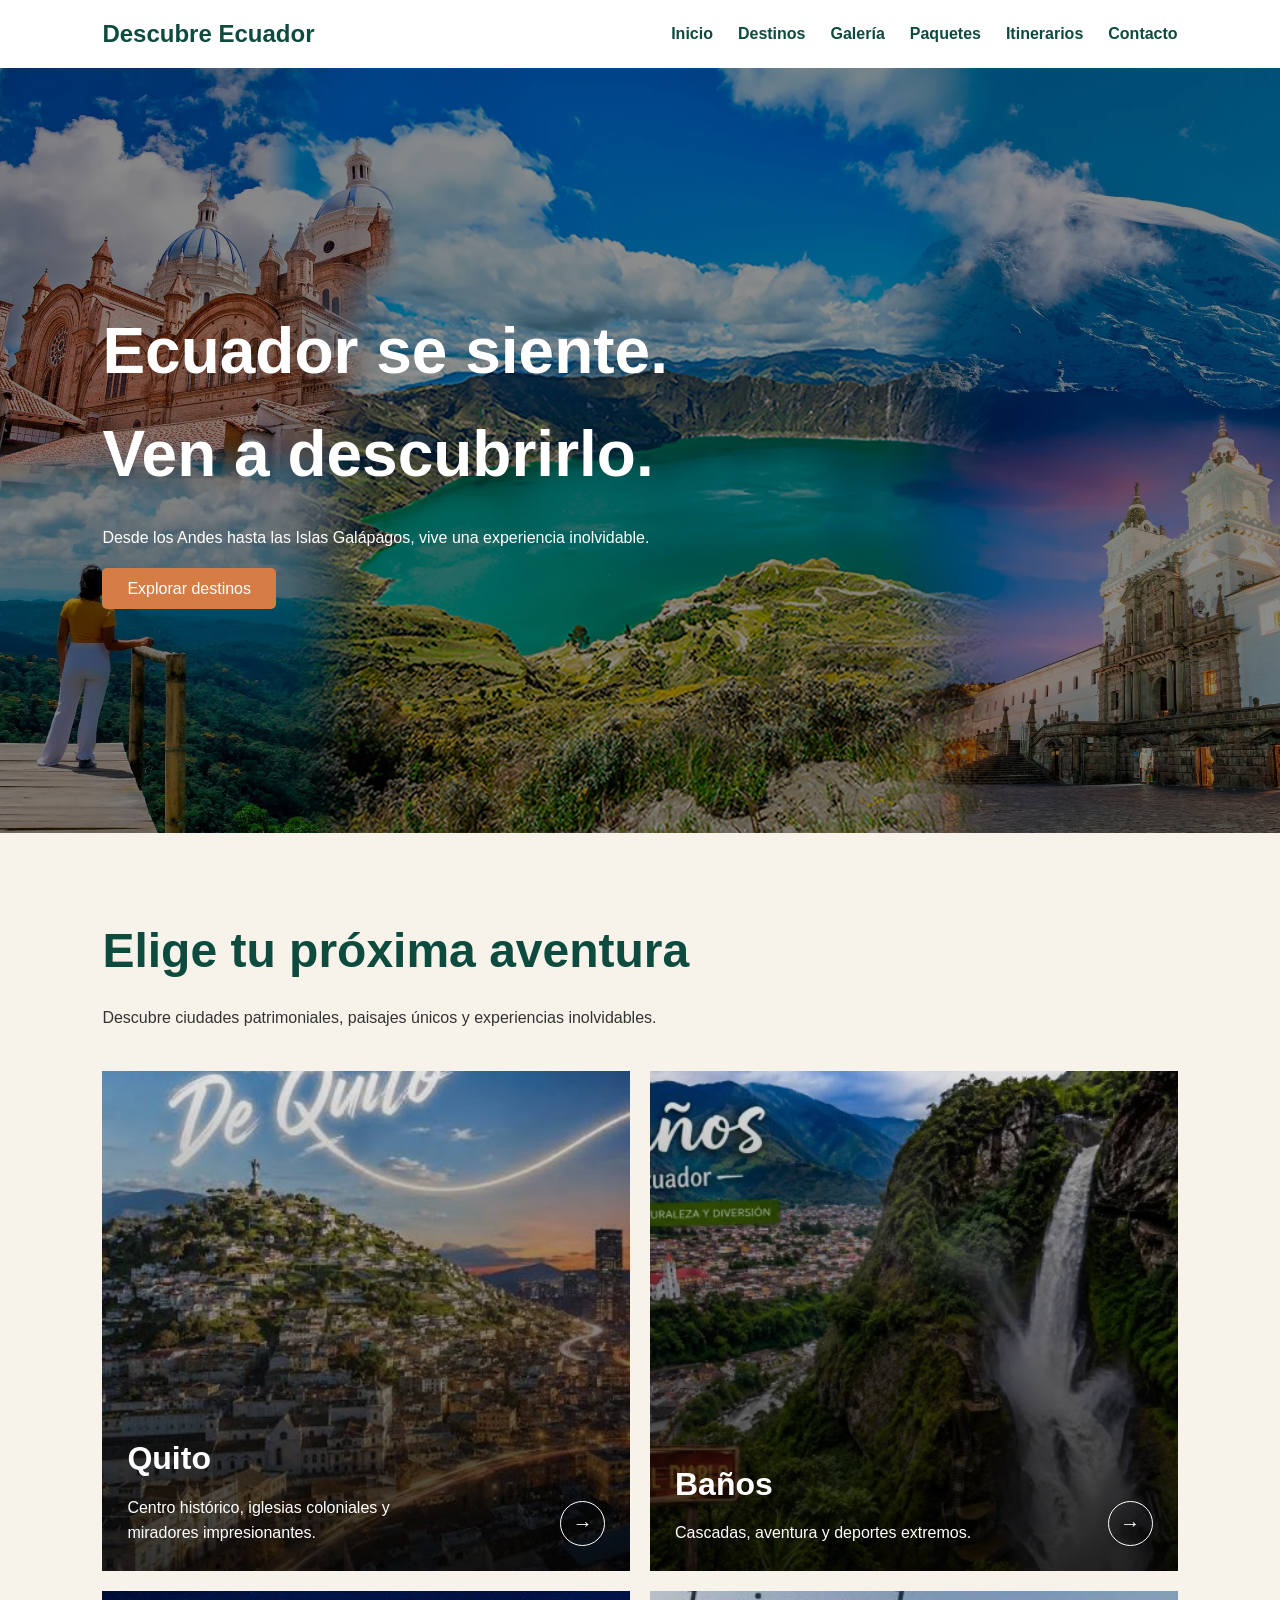
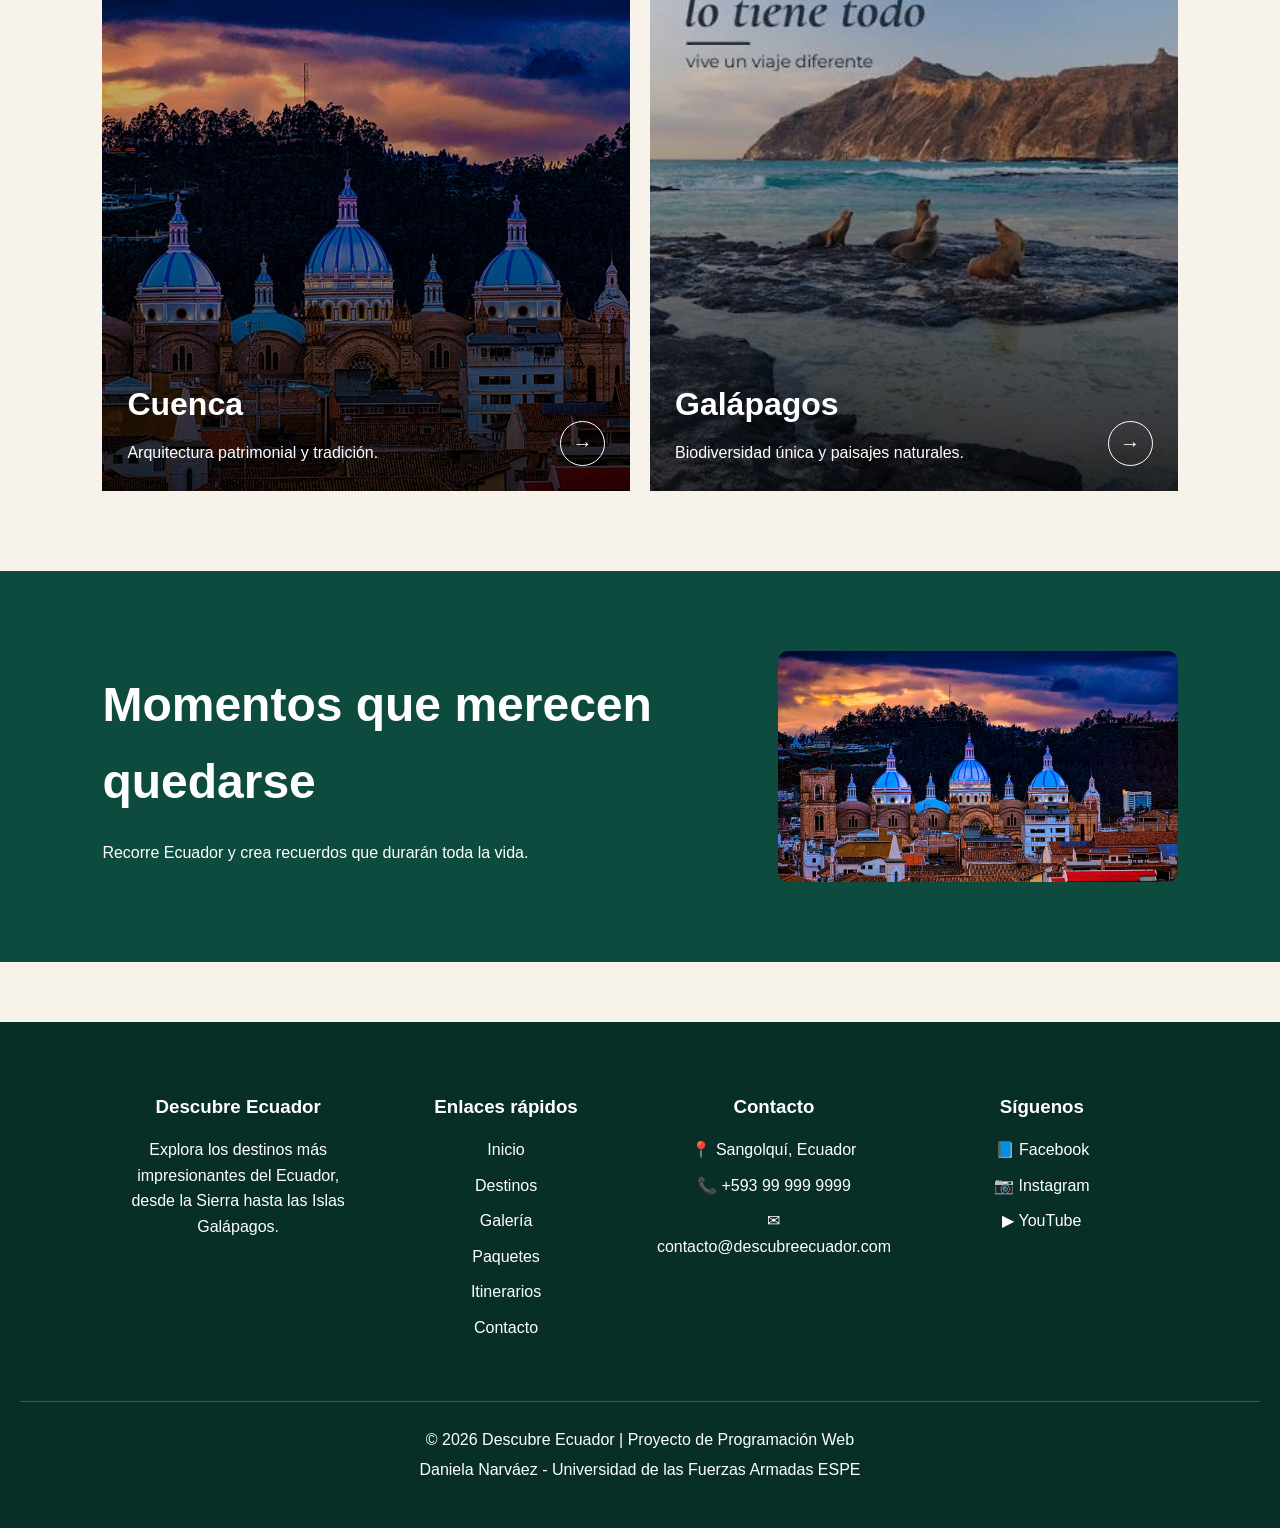
<file: index.html>
<!DOCTYPE html>
<html lang="es">

<head>
    <meta charset="UTF-8">
    <meta name="viewport" content="width=device-width, initial-scale=1.0">
    <title>Descubre Ecuador</title>

    <link rel="stylesheet" href="estilos.css">
</head>

<body>

    <header>
        <div class="logo">
            <h2>Descubre Ecuador</h2>
        </div>

        <nav>
            <ul>
                <li><a href="index.html">Inicio</a></li>
                <li><a href="destinos.html">Destinos</a></li>
                <li><a href="galeria.html">Galería</a></li>
                <li><a href="paquetes.html">Paquetes</a></li>
                <li><a href="itinerarios.html">Itinerarios</a></li>
                <li><a href="contacto.html">Contacto</a></li>
            </ul>
        </nav>
    </header>

    <main>

        <section class="hero">
            <div class="hero-texto">
                <h1>Ecuador se siente.<br>Ven a descubrirlo.</h1>

                <p>
                    Desde los Andes hasta las Islas Galápagos,
                    vive una experiencia inolvidable.
                </p>

                <a href="destinos.html" class="btn">
                    Explorar destinos
                </a>
            </div>
        </section>

        <section class="aventuras">

            <div class="titulo-seccion">
                <h2>Elige tu próxima aventura</h2>
                <p>
                    Descubre ciudades patrimoniales, paisajes únicos
                    y experiencias inolvidables.
                </p>
            </div>

            <div class="grid-destinos">

                <article class="destino-card">
                    <img src="img/quito.jpeg" alt="Quito">

                    <div class="overlay">
                        <div>
                            <h3>Quito</h3>
                            <p>
                                Centro histórico, iglesias coloniales
                                y miradores impresionantes.
                            </p>
                        </div>

                        <a href="itinerarios.html#quito" class="btn-circulo">
                            →
                        </a>
                    </div>
                </article>

                <article class="destino-card">
                    <img src="img/banos.jpg" alt="Baños">

                    <div class="overlay">
                        <div>
                            <h3>Baños</h3>
                            <p>
                                Cascadas, aventura y deportes extremos.
                            </p>
                        </div>

                        <a href="itinerarios.html#banos" class="btn-circulo">
                            →
                        </a>
                    </div>
                </article>

                <article class="destino-card">
                    <img src="img/cuenca.jpg" alt="Cuenca">

                    <div class="overlay">
                        <div>
                            <h3>Cuenca</h3>
                            <p>
                                Arquitectura patrimonial y tradición.
                            </p>
                        </div>

                        <a href="itinerarios.html#cuenca" class="btn-circulo">
                            →
                        </a>
                    </div>
                </article>

                <article class="destino-card">
                    <img src="img/galapagos.jpeg" alt="Galápagos">

                    <div class="overlay">
                        <div>
                            <h3>Galápagos</h3>
                            <p>
                                Biodiversidad única y paisajes naturales.
                            </p>
                        </div>

                        <a href="itinerarios.html#galapagos" class="btn-circulo">
                            →
                        </a>
                    </div>
                </article>

            </div>

        </section>

        <section class="promocion">

            <div class="texto-promocion">
                <h2>Momentos que merecen quedarse</h2>

                <p>
                    Recorre Ecuador y crea recuerdos que
                    durarán toda la vida.
                </p>
            </div>

            <img src="img/cuenca.jpg" alt="Cuenca">

        </section>

    </main>

    <footer class="footer">

        <div class="footer-contenido">

            <div class="footer-seccion">
                <h3>Descubre Ecuador</h3>
                <p>
                    Explora los destinos más impresionantes del Ecuador,
                    desde la Sierra hasta las Islas Galápagos.
                </p>
            </div>

            <div class="footer-seccion">
                <h3>Enlaces rápidos</h3>

                <ul>
                    <li><a href="index.html">Inicio</a></li>
                    <li><a href="destinos.html">Destinos</a></li>
                    <li><a href="galeria.html">Galería</a></li>
                    <li><a href="paquetes.html">Paquetes</a></li>
                    <li><a href="itinerarios.html">Itinerarios</a></li>
                    <li><a href="contacto.html">Contacto</a></li>
                </ul>
            </div>

            <div class="footer-seccion">
                <h3>Contacto</h3>

                <p>📍 Sangolquí, Ecuador</p>
                <p>📞 +593 99 999 9999</p>
                <p>✉ contacto@descubreecuador.com</p>
            </div>

            <div class="footer-seccion">
                <h3>Síguenos</h3>

                <p>
                    📘
                    <a href="https://www.facebook.com"
                    target="_blank">
                    Facebook
                    </a>
                </p>

                <p>
                    📷
                    <a href="https://www.instagram.com"
                    target="_blank">
                    Instagram
                    </a>
                </p>

                <p>
                    ▶
                    <a href="https://www.youtube.com"
                    target="_blank">
                    YouTube
                    </a>
                </p>
            </div>

        </div>

        <div class="footer-bottom">
            <p>
                © 2026 Descubre Ecuador | Proyecto de Programación Web
            </p>

            <p>
                Daniela Narváez - Universidad de las Fuerzas Armadas ESPE
            </p>
        </div>

    </footer>

</body>

</html>
</file>
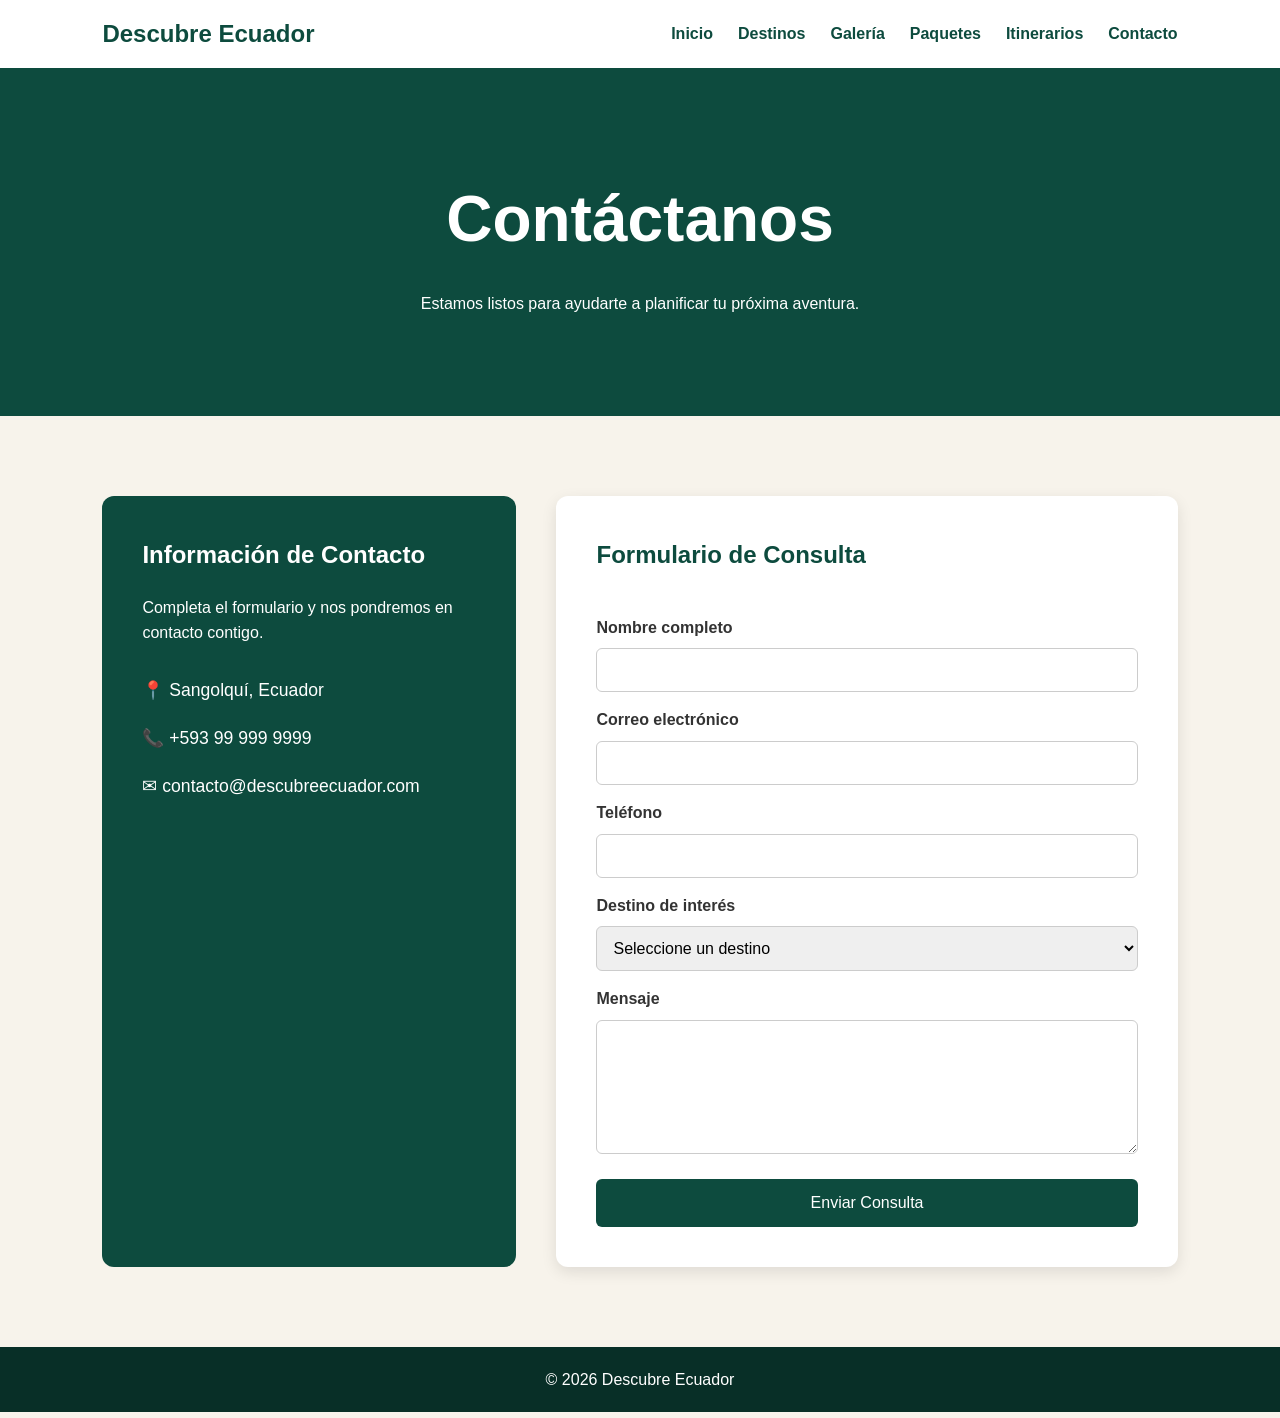
<file: contacto.html>
<!DOCTYPE html>
<html lang="es">

<head>
    <meta charset="UTF-8">
    <meta name="viewport" content="width=device-width, initial-scale=1.0">
    <title>Contacto | Descubre Ecuador</title>

    <link rel="stylesheet" href="estilos.css">
</head>

<body>

<header>

    <div class="logo">
        <h2>Descubre Ecuador</h2>
    </div>

    <nav>
        <ul>
            <li><a href="index.html">Inicio</a></li>
            <li><a href="destinos.html">Destinos</a></li>
            <li><a href="galeria.html">Galería</a></li>
            <li><a href="paquetes.html">Paquetes</a></li>
            <li><a href="itinerarios.html">Itinerarios</a></li>
            <li><a href="contacto.html">Contacto</a></li>
        </ul>
    </nav>

</header>

<main>

    <section class="banner-pagina">
        <h1>Contáctanos</h1>
        <p>Estamos listos para ayudarte a planificar tu próxima aventura.</p>
    </section>

    <section class="contacto-container">

        <div class="info-contacto">

            <h2>Información de Contacto</h2>

            <p>
                Completa el formulario y nos pondremos en contacto contigo.
            </p>

            <div class="dato">
                📍 Sangolquí, Ecuador
            </div>

            <div class="dato">
                📞 +593 99 999 9999
            </div>

            <div class="dato">
                ✉ contacto@descubreecuador.com
            </div>

        </div>

        <form class="formulario">

            <h2>Formulario de Consulta</h2>

            <label for="nombre">Nombre completo</label>
            <input
                type="text"
                id="nombre"
                name="nombre"
                required
                minlength="3">

            <label for="correo">Correo electrónico</label>
            <input
                type="email"
                id="correo"
                name="correo"
                required>

            <label for="telefono">Teléfono</label>
            <input
                type="tel"
                id="telefono"
                name="telefono"
                required>

            <label for="destino">Destino de interés</label>

            <select
                id="destino"
                name="destino"
                required>

                <option value="">
                    Seleccione un destino
                </option>

                <option>Quito</option>
                <option>Baños</option>
                <option>Cuenca</option>
                <option>Galápagos</option>
                <option>Quito & Cuenca</option>
                <option>Ecuador Esencial</option>
                <option>Galápagos Vivo</option>

            </select>

            <label for="mensaje">Mensaje</label>

            <textarea
                id="mensaje"
                name="mensaje"
                rows="6"
                required>
            </textarea>

            <button type="submit">
                Enviar Consulta
            </button>

        </form>

    </section>

</main>

<footer>
    <p>© 2026 Descubre Ecuador</p>
</footer>

</body>
</html>
</file>
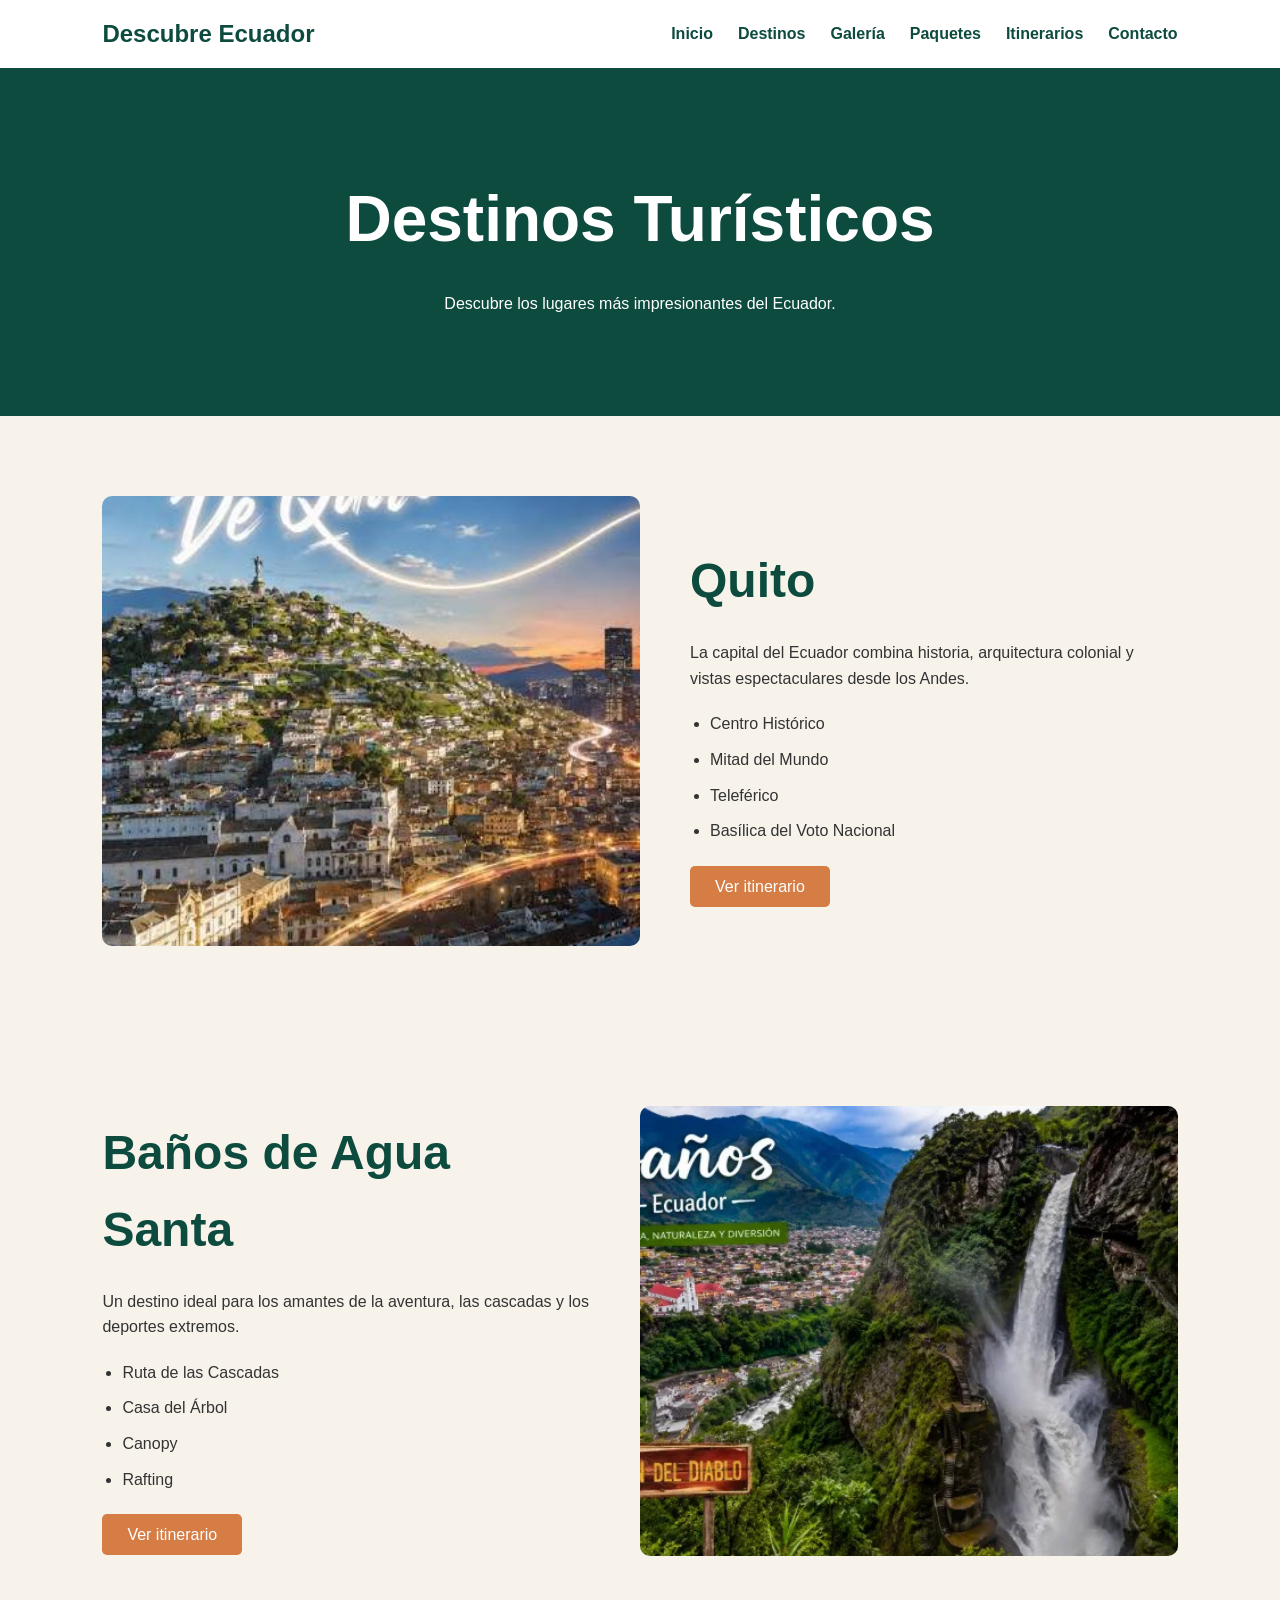
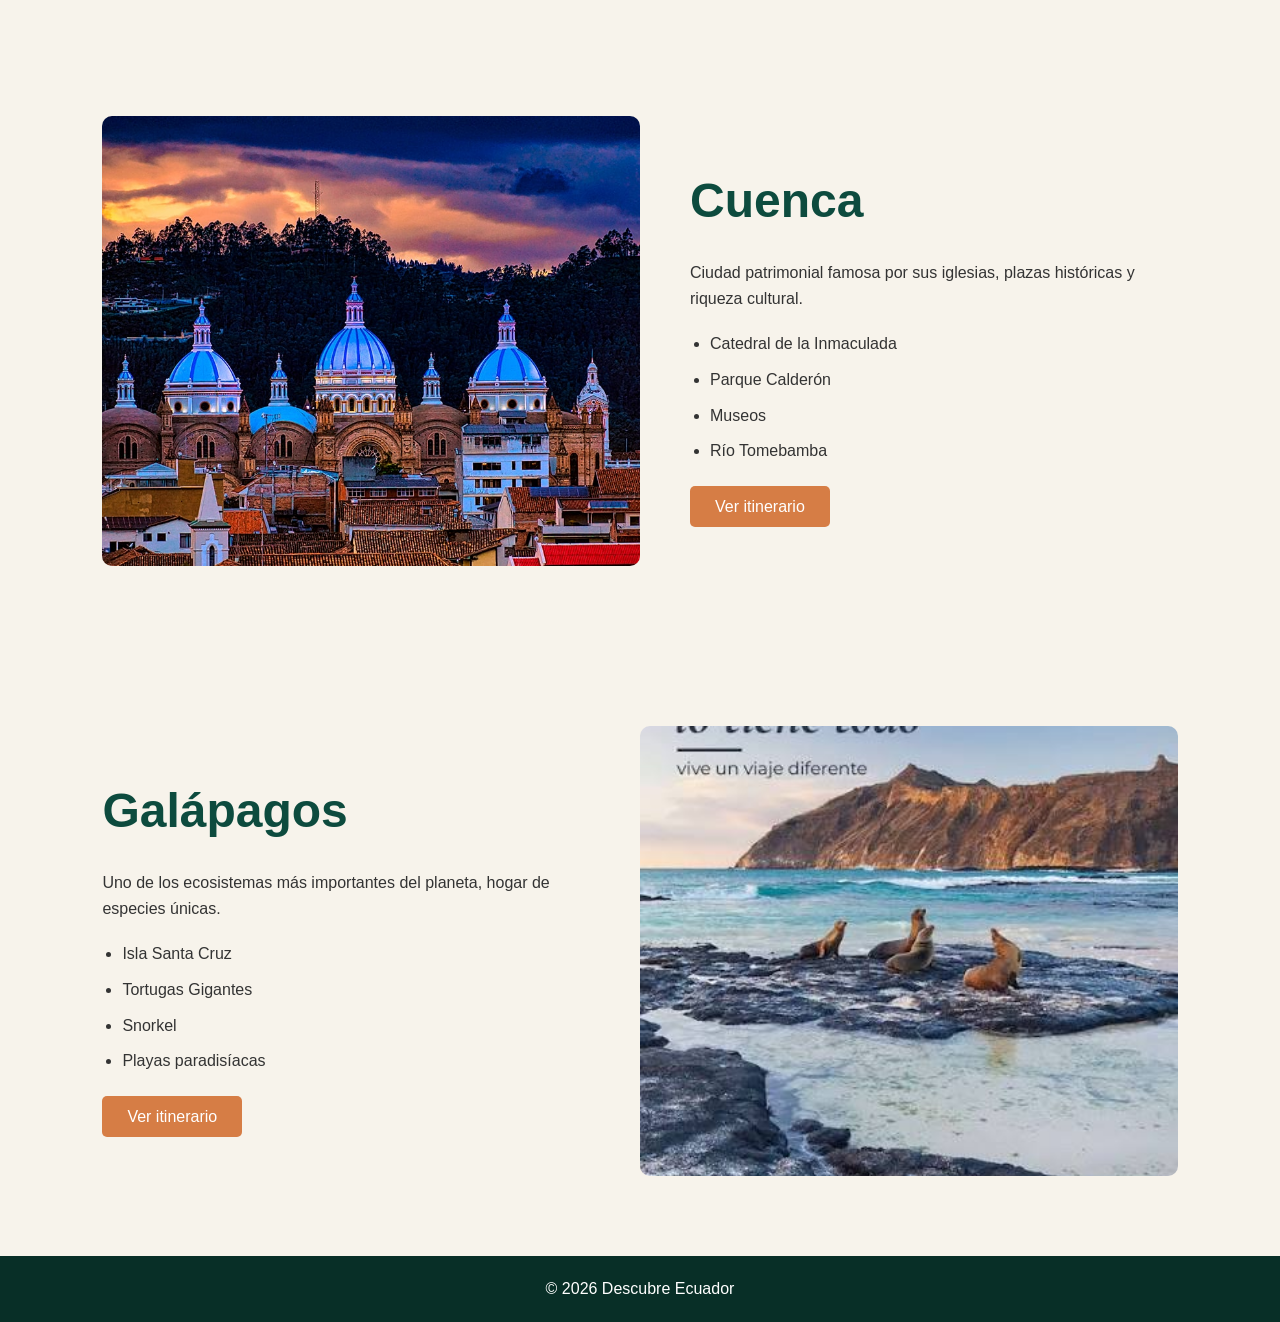
<file: destinos.html>
<!DOCTYPE html>
<html lang="es">

<head>
    <meta charset="UTF-8">
    <meta name="viewport" content="width=device-width, initial-scale=1.0">
    <title>Destinos | Descubre Ecuador</title>

    <link rel="stylesheet" href="estilos.css">
</head>

<body>

    <header>
        <div class="logo">
            <h2>Descubre Ecuador</h2>
        </div>

        <nav>
            <ul>
                <li><a href="index.html">Inicio</a></li>
                <li><a href="destinos.html">Destinos</a></li>
                <li><a href="galeria.html">Galería</a></li>
                <li><a href="paquetes.html">Paquetes</a></li>
                <li><a href="itinerarios.html">Itinerarios</a></li>
                <li><a href="contacto.html">Contacto</a></li>
            </ul>
        </nav>
    </header>

    <main>

        <section class="banner-pagina">
            <h1>Destinos Turísticos</h1>
            <p>
                Descubre los lugares más impresionantes del Ecuador.
            </p>
        </section>

        <!-- QUITO -->

        <section class="destino-detalle">

            <img src="img/quito.jpeg" alt="Quito">

            <article class="info-destino">

                <h2>Quito</h2>

                <p>
                    La capital del Ecuador combina historia,
                    arquitectura colonial y vistas espectaculares
                    desde los Andes.
                </p>

                <ul>
                    <li>Centro Histórico</li>
                    <li>Mitad del Mundo</li>
                    <li>Teleférico</li>
                    <li>Basílica del Voto Nacional</li>
                </ul>

                <a href="itinerarios.html#quito" class="btn">
                    Ver itinerario
                </a>

            </article>

        </section>

        <!-- BAÑOS -->

        <section class="destino-detalle reversa">

            <img src="img/banos.jpg" alt="Baños">

            <article class="info-destino">

                <h2>Baños de Agua Santa</h2>

                <p>
                    Un destino ideal para los amantes de la aventura,
                    las cascadas y los deportes extremos.
                </p>

                <ul>
                    <li>Ruta de las Cascadas</li>
                    <li>Casa del Árbol</li>
                    <li>Canopy</li>
                    <li>Rafting</li>
                </ul>

                <a href="itinerarios.html#banos" class="btn">
                    Ver itinerario
                </a>

            </article>

        </section>

        <!-- CUENCA -->

        <section class="destino-detalle">

            <img src="img/cuenca.jpg" alt="Cuenca">

            <article class="info-destino">

                <h2>Cuenca</h2>

                <p>
                    Ciudad patrimonial famosa por sus iglesias,
                    plazas históricas y riqueza cultural.
                </p>

                <ul>
                    <li>Catedral de la Inmaculada</li>
                    <li>Parque Calderón</li>
                    <li>Museos</li>
                    <li>Río Tomebamba</li>
                </ul>

                <a href="itinerarios.html#cuenca" class="btn">
                    Ver itinerario
                </a>

            </article>

        </section>

        <!-- GALAPAGOS -->

        <section class="destino-detalle reversa">

            <img src="img/galapagos.jpeg" alt="Galápagos">

            <article class="info-destino">

                <h2>Galápagos</h2>

                <p>
                    Uno de los ecosistemas más importantes del planeta,
                    hogar de especies únicas.
                </p>

                <ul>
                    <li>Isla Santa Cruz</li>
                    <li>Tortugas Gigantes</li>
                    <li>Snorkel</li>
                    <li>Playas paradisíacas</li>
                </ul>

                <a href="itinerarios.html#galapagos" class="btn">
                    Ver itinerario
                </a>

            </article>

        </section>

    </main>

    <footer>
        <p>© 2026 Descubre Ecuador</p>
    </footer>

</body>

</html>
</file>
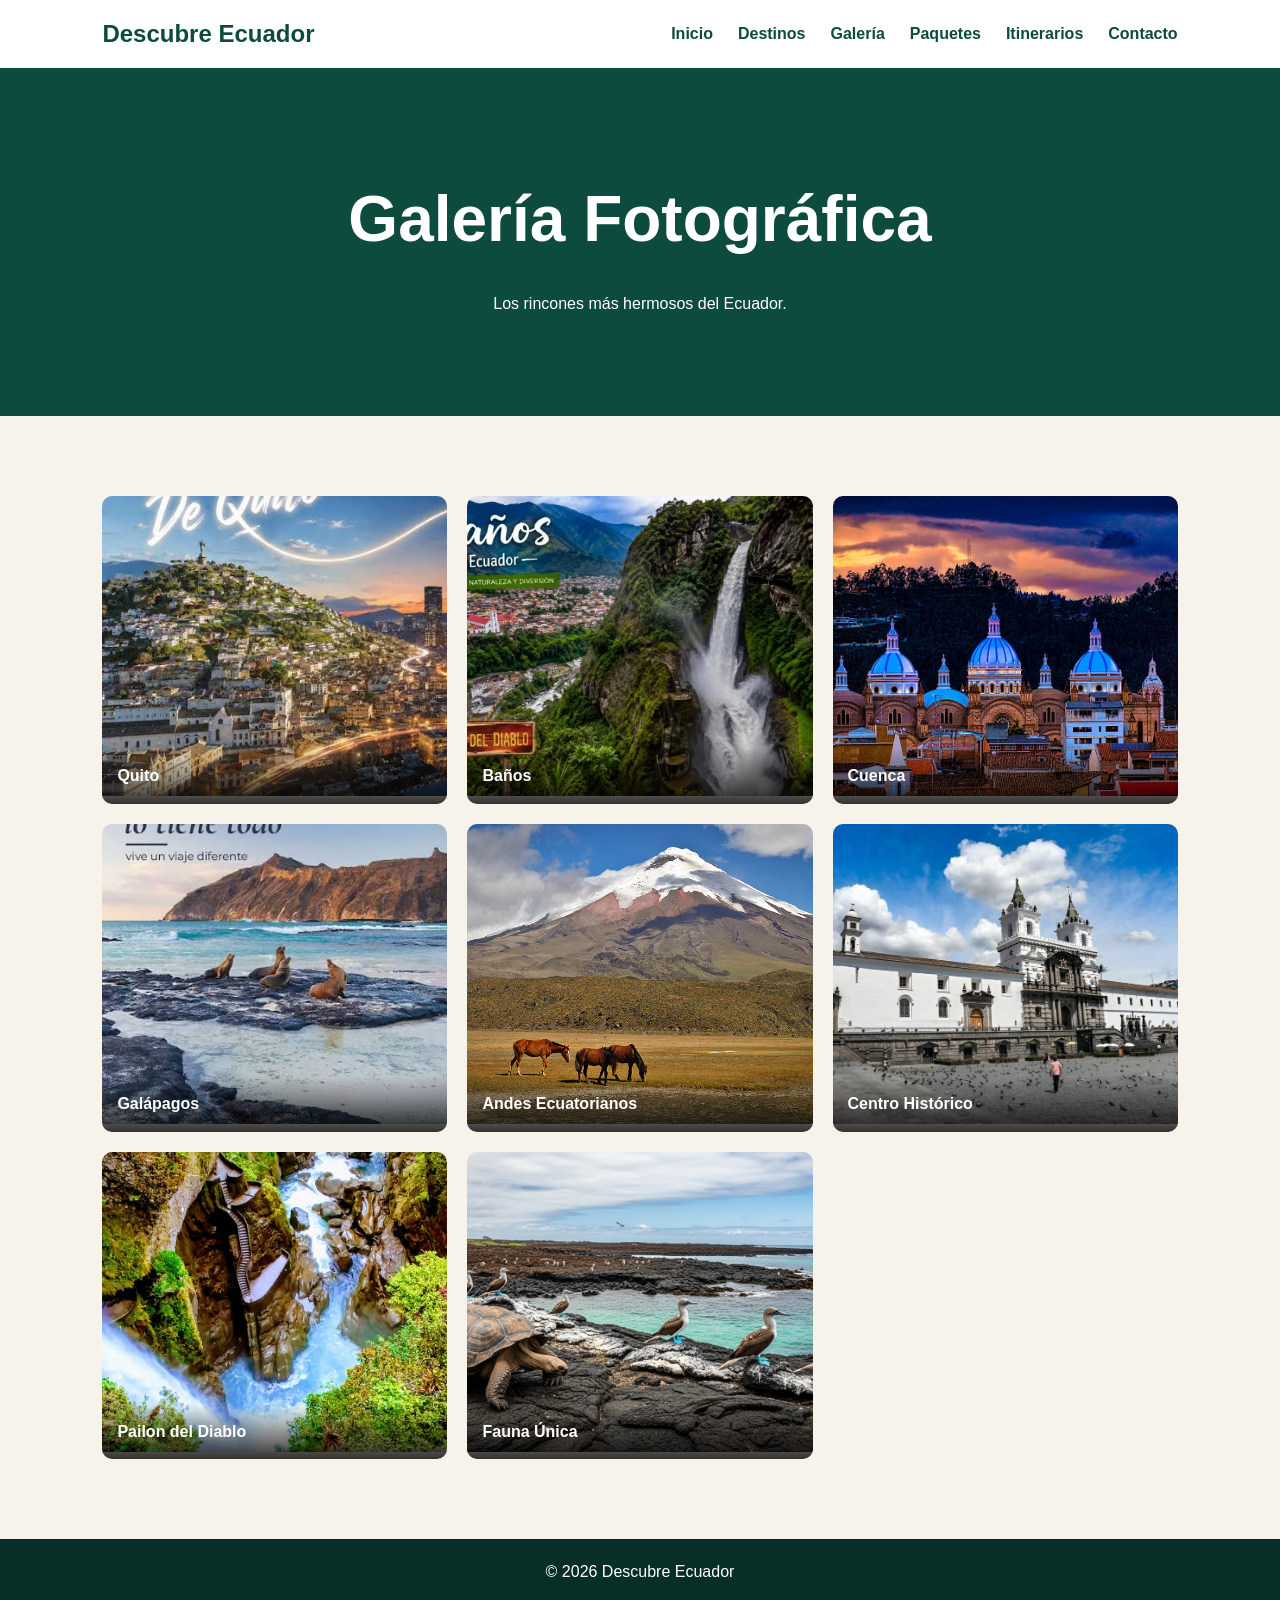
<file: galeria.html>
<!DOCTYPE html>
<html lang="es">

<head>
    <meta charset="UTF-8">
    <meta name="viewport" content="width=device-width, initial-scale=1.0">
    <title>Galería | Descubre Ecuador</title>

    <link rel="stylesheet" href="estilos.css">
</head>

<body>

<header>

    <div class="logo">
        <h2>Descubre Ecuador</h2>
    </div>

    <nav>
        <ul>
            <li><a href="index.html">Inicio</a></li>
            <li><a href="destinos.html">Destinos</a></li>
            <li><a href="galeria.html">Galería</a></li>
            <li><a href="paquetes.html">Paquetes</a></li>
            <li><a href="itinerarios.html">Itinerarios</a></li>
            <li><a href="contacto.html">Contacto</a></li>
        </ul>
    </nav>

</header>

<main>

    <section class="banner-pagina">
        <h1>Galería Fotográfica</h1>
        <p>Los rincones más hermosos del Ecuador.</p>
    </section>

    <section class="galeria-container">

        <figure class="foto">
            <img src="img/quito.jpeg" alt="Quito">
            <figcaption>Quito</figcaption>
        </figure>

        <figure class="foto">
            <img src="img/banos.jpg" alt="Baños">
            <figcaption>Baños</figcaption>
        </figure>

        <figure class="foto">
            <img src="img/cuenca.jpg" alt="Cuenca">
            <figcaption>Cuenca</figcaption>
        </figure>

        <figure class="foto">
            <img src="img/galapagos.jpeg" alt="Galápagos">
            <figcaption>Galápagos</figcaption>
        </figure>

        <figure class="foto">
            <img src="img/cotopaxi.jpg" alt="Laguna">
            <figcaption>Andes Ecuatorianos</figcaption>
        </figure>

        <figure class="foto">
            <img src="img/centro.jpg" alt="Quito">
            <figcaption>Centro Histórico</figcaption>
        </figure>

        <figure class="foto">
            <img src="img/cascada.jpg" alt="Baños">
            <figcaption>Pailon del Diablo</figcaption>
        </figure>

        <figure class="foto">
            <img src="img/fauna.png" alt="Galápagos">
            <figcaption>Fauna Única</figcaption>
        </figure>

    </section>

</main>

<footer>
    <p>© 2026 Descubre Ecuador</p>
</footer>

</body>
</html>
</file>
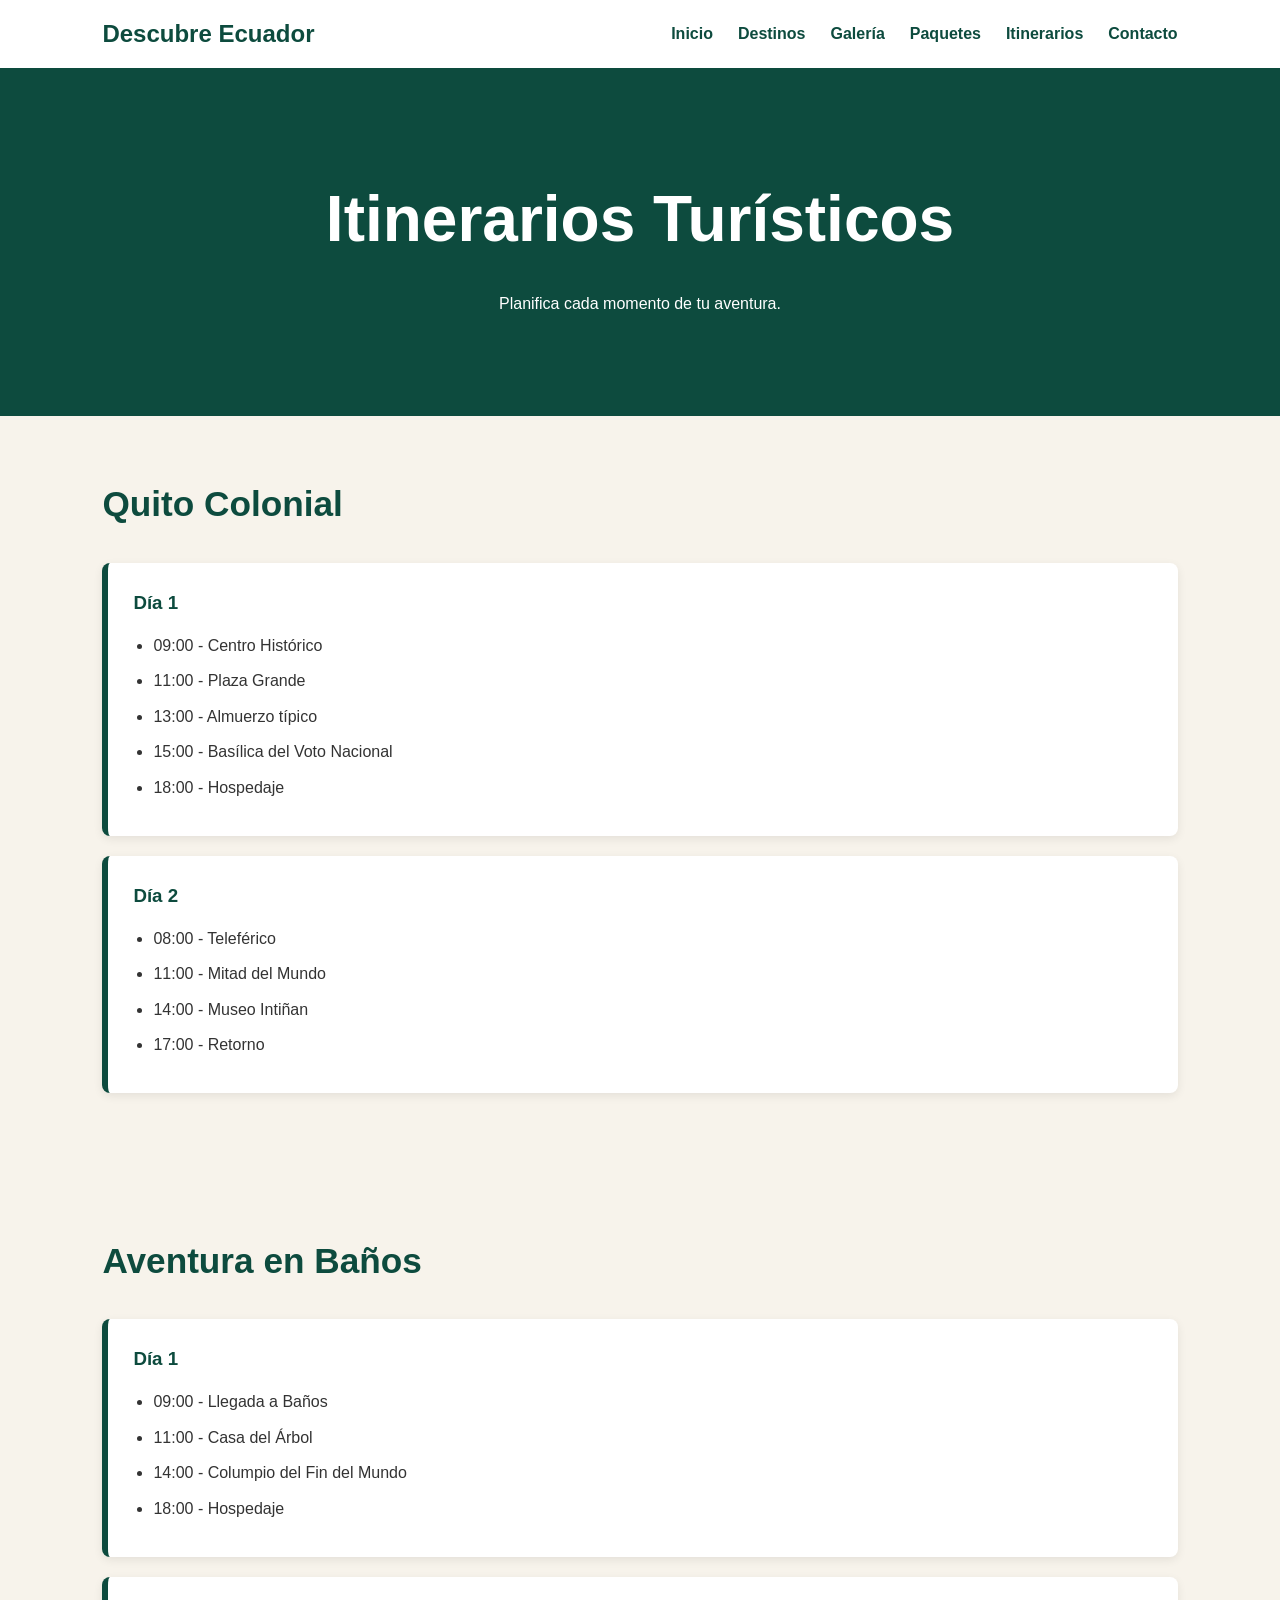
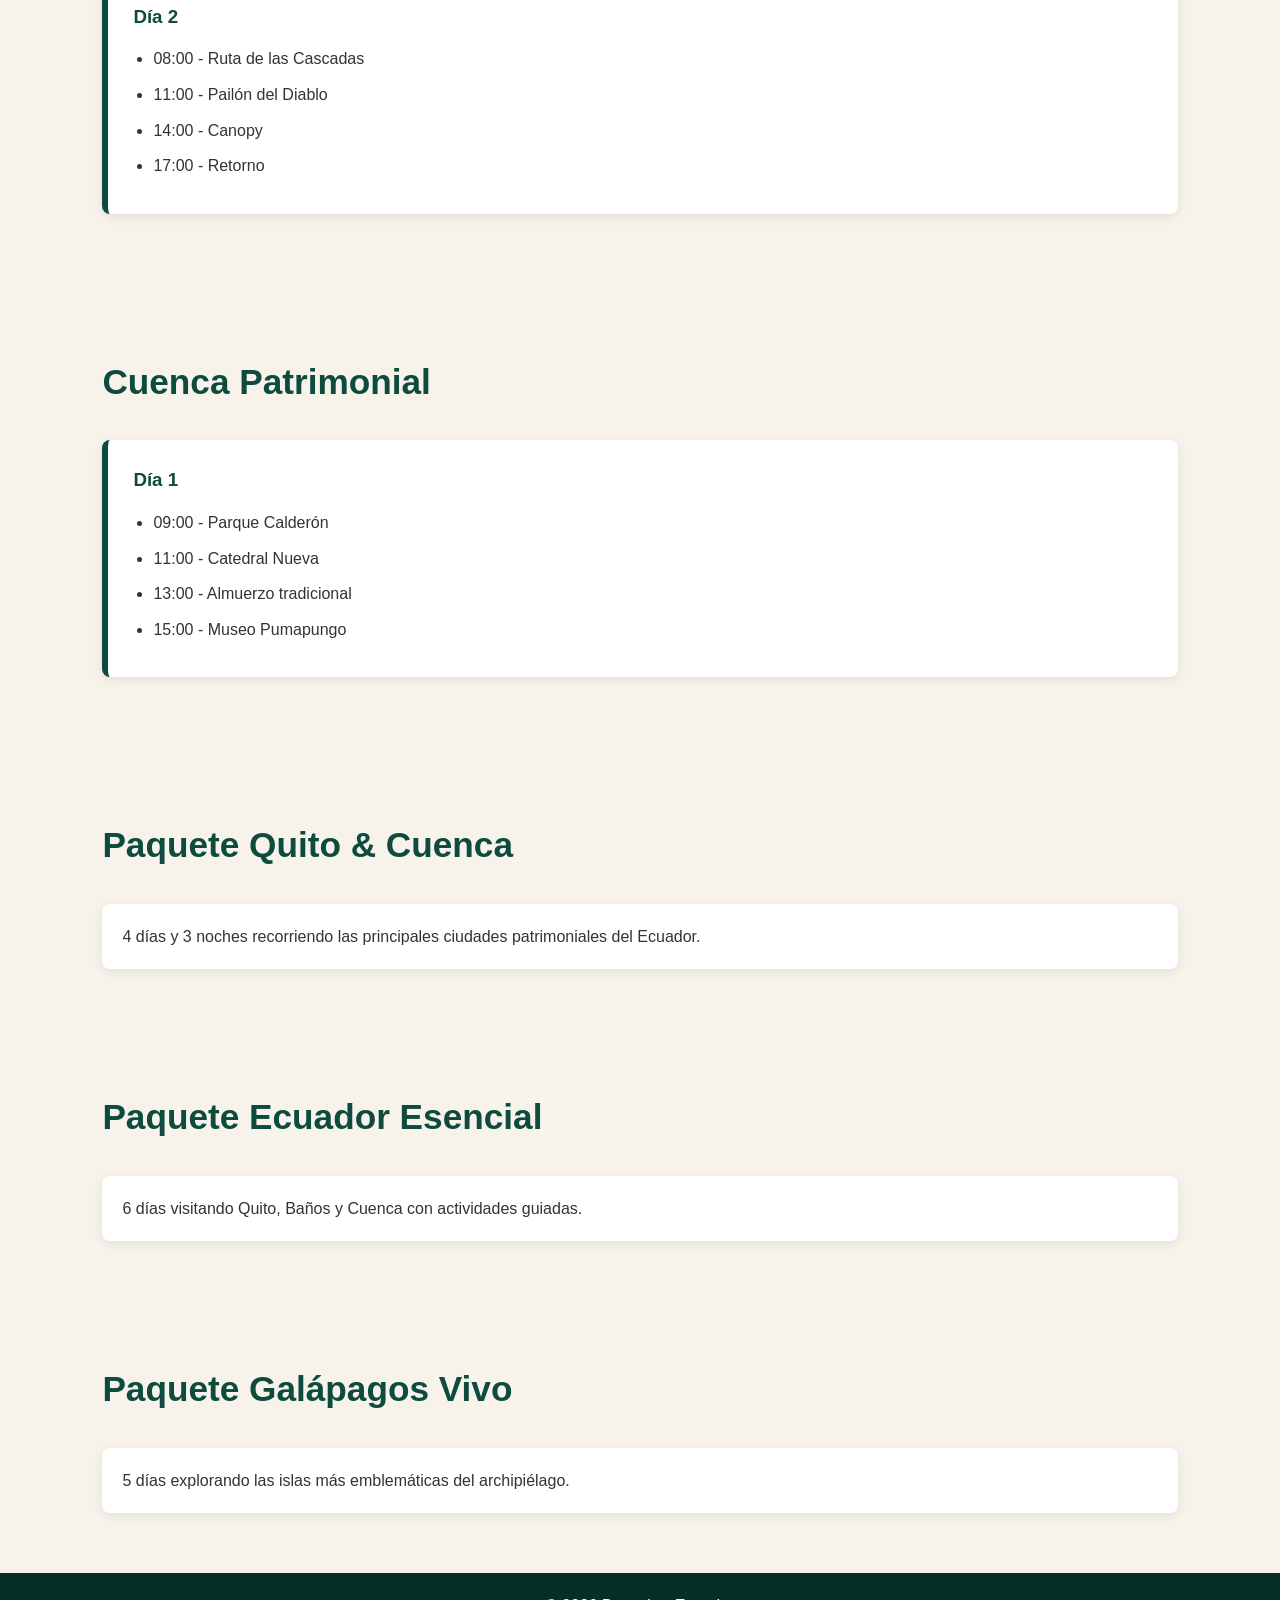
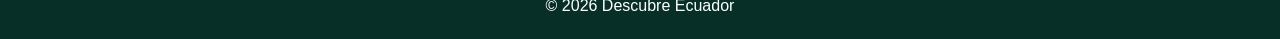
<file: itinerarios.html>
<!DOCTYPE html>
<html lang="es">

<head>
    <meta charset="UTF-8">
    <meta name="viewport" content="width=device-width, initial-scale=1.0">
    <title>Itinerarios | Descubre Ecuador</title>

    <link rel="stylesheet" href="estilos.css">
</head>

<body>

<header>

    <div class="logo">
        <h2>Descubre Ecuador</h2>
    </div>

    <nav>
        <ul>
            <li><a href="index.html">Inicio</a></li>
            <li><a href="destinos.html">Destinos</a></li>
            <li><a href="galeria.html">Galería</a></li>
            <li><a href="paquetes.html">Paquetes</a></li>
            <li><a href="itinerarios.html">Itinerarios</a></li>
            <li><a href="contacto.html">Contacto</a></li>
        </ul>
    </nav>

</header>

<main>

    <section class="banner-pagina">
        <h1>Itinerarios Turísticos</h1>
        <p>Planifica cada momento de tu aventura.</p>
    </section>

    <!-- QUITO -->

    <section id="quito" class="itinerario">

        <h2>Quito Colonial</h2>

        <article class="dia">

            <h3>Día 1</h3>

            <ul>
                <li>09:00 - Centro Histórico</li>
                <li>11:00 - Plaza Grande</li>
                <li>13:00 - Almuerzo típico</li>
                <li>15:00 - Basílica del Voto Nacional</li>
                <li>18:00 - Hospedaje</li>
            </ul>

        </article>

        <article class="dia">

            <h3>Día 2</h3>

            <ul>
                <li>08:00 - Teleférico</li>
                <li>11:00 - Mitad del Mundo</li>
                <li>14:00 - Museo Intiñan</li>
                <li>17:00 - Retorno</li>
            </ul>

        </article>

    </section>

    <!-- BAÑOS -->

    <section id="banos" class="itinerario">

        <h2>Aventura en Baños</h2>

        <article class="dia">

            <h3>Día 1</h3>

            <ul>
                <li>09:00 - Llegada a Baños</li>
                <li>11:00 - Casa del Árbol</li>
                <li>14:00 - Columpio del Fin del Mundo</li>
                <li>18:00 - Hospedaje</li>
            </ul>

        </article>

        <article class="dia">

            <h3>Día 2</h3>

            <ul>
                <li>08:00 - Ruta de las Cascadas</li>
                <li>11:00 - Pailón del Diablo</li>
                <li>14:00 - Canopy</li>
                <li>17:00 - Retorno</li>
            </ul>

        </article>

    </section>

    <!-- CUENCA -->

    <section id="cuenca" class="itinerario">

        <h2>Cuenca Patrimonial</h2>

        <article class="dia">

            <h3>Día 1</h3>

            <ul>
                <li>09:00 - Parque Calderón</li>
                <li>11:00 - Catedral Nueva</li>
                <li>13:00 - Almuerzo tradicional</li>
                <li>15:00 - Museo Pumapungo</li>
            </ul>

        </article>

    </section>

   

    <!-- PAQUETES -->

    <section id="quito-cuenca" class="itinerario">
        <h2>Paquete Quito & Cuenca</h2>
        <p>4 días y 3 noches recorriendo las principales ciudades patrimoniales del Ecuador.</p>
    </section>

    <section id="ecuador-esencial" class="itinerario">
        <h2>Paquete Ecuador Esencial</h2>
        <p>6 días visitando Quito, Baños y Cuenca con actividades guiadas.</p>
    </section>

    <section id="galapagos-vivo" class="itinerario">
        <h2>Paquete Galápagos Vivo</h2>
        <p>5 días explorando las islas más emblemáticas del archipiélago.</p>
    </section>

</main>

<footer>
    <p>© 2026 Descubre Ecuador</p>
</footer>

</body>
</html>
</file>
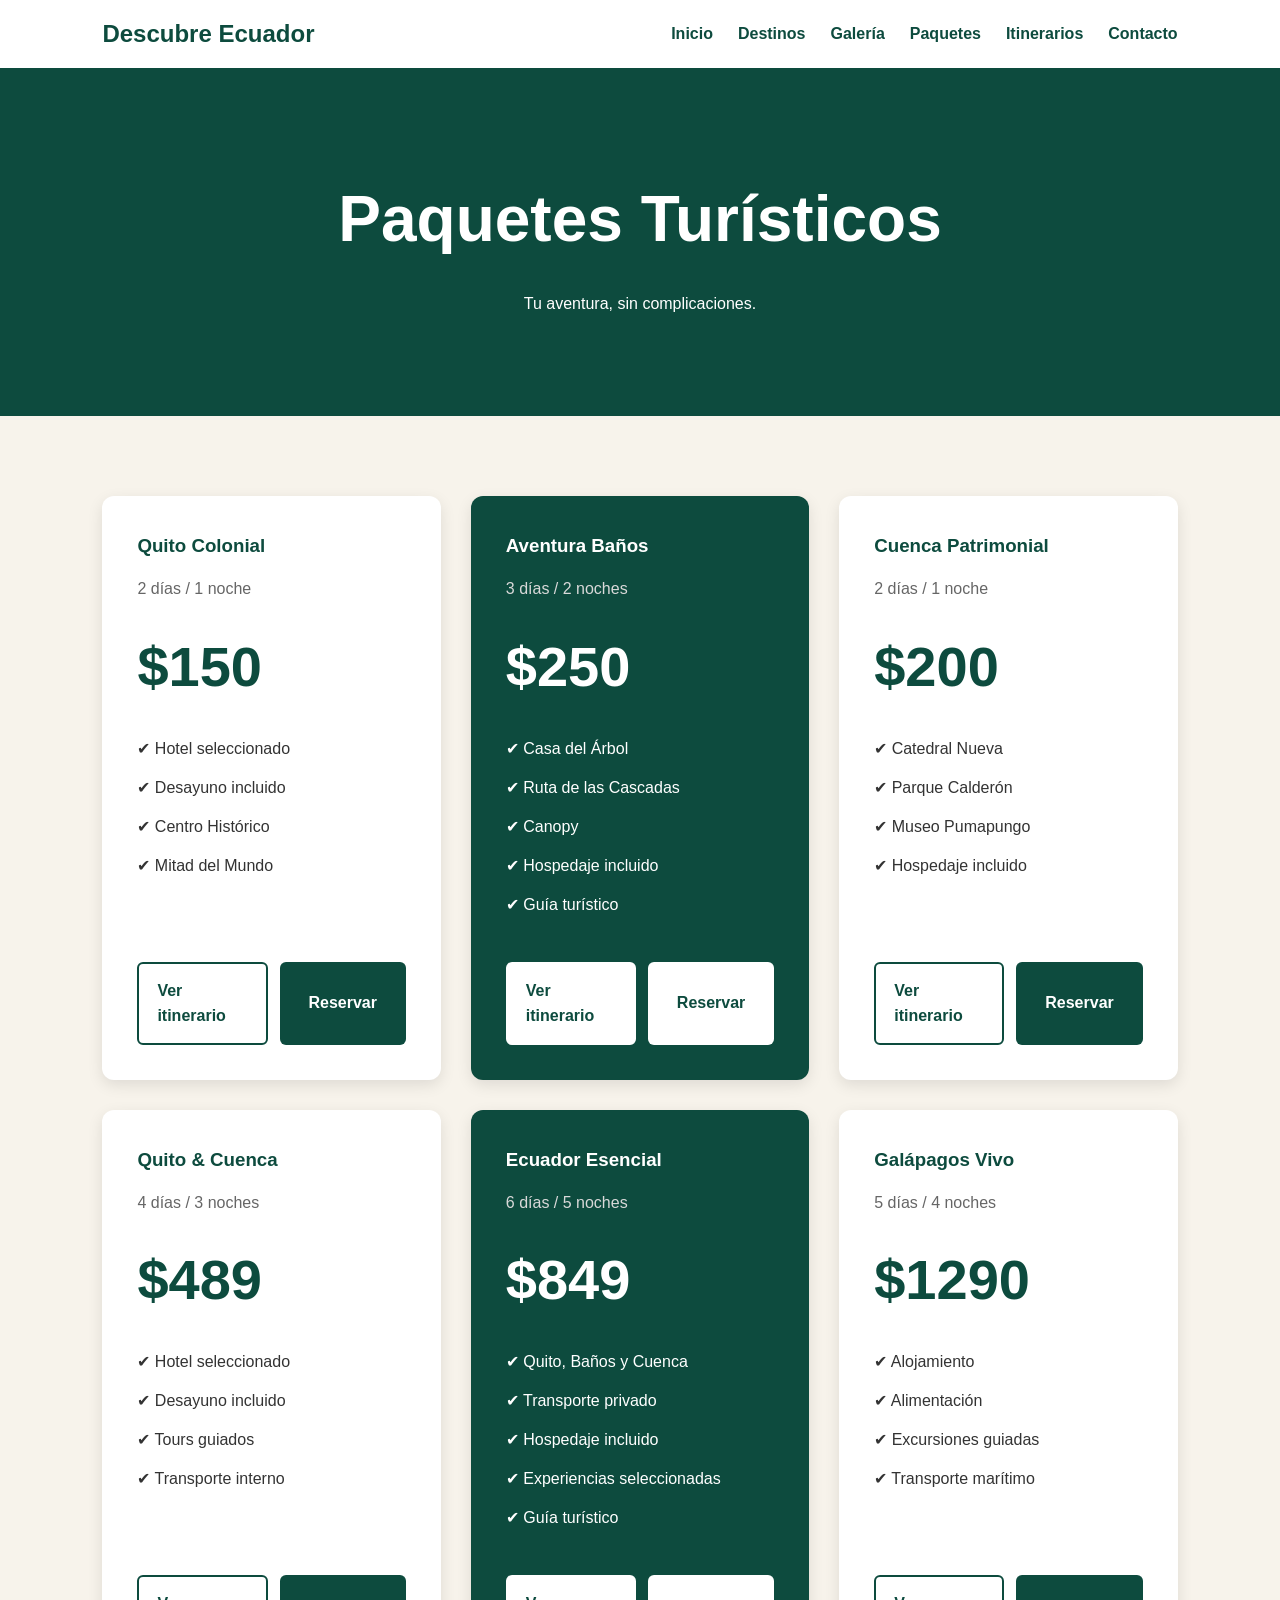
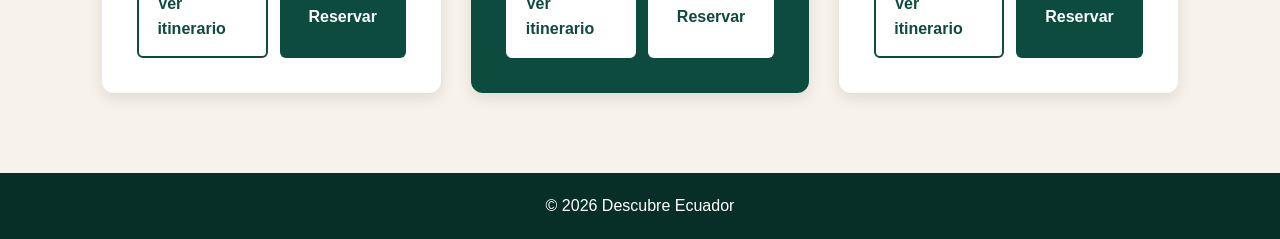
<file: paquetes.html>
<!DOCTYPE html>
<html lang="es">

<head>
    <meta charset="UTF-8">
    <meta name="viewport" content="width=device-width, initial-scale=1.0">
    <title>Paquetes Turísticos | Descubre Ecuador</title>

    <link rel="stylesheet" href="estilos.css">
</head>

<body>

<header>

    <div class="logo">
        <h2>Descubre Ecuador</h2>
    </div>

    <nav>
        <ul>
            <li><a href="index.html">Inicio</a></li>
            <li><a href="destinos.html">Destinos</a></li>
            <li><a href="galeria.html">Galería</a></li>
            <li><a href="paquetes.html">Paquetes</a></li>
            <li><a href="itinerarios.html">Itinerarios</a></li>
            <li><a href="contacto.html">Contacto</a></li>
        </ul>
    </nav>

</header>

<main>

    <section class="banner-pagina">
        <h1>Paquetes Turísticos</h1>
        <p>Tu aventura, sin complicaciones.</p>
    </section>

   
    <section class="paquetes-container">

         <article class="paquete">

        <h3>Quito Colonial</h3>

        <p class="duracion">2 días / 1 noche</p>

        <h2>$150</h2>

        <ul>
            <li>✔ Hotel seleccionado</li>
            <li>✔ Desayuno incluido</li>
            <li>✔ Centro Histórico</li>
            <li>✔ Mitad del Mundo</li>
        </ul>

        <div class="acciones-paquete">

            <a href="itinerarios.html#quito"
            class="btn-itinerario">
            Ver itinerario
            </a>

            <a href="contacto.html"
            class="btn-paquete">
            Reservar
            </a>

        </div>

    </article>


    <article class="paquete destacado">

        <h3>Aventura Baños</h3>

        <p class="duracion">3 días / 2 noches</p>

        <h2>$250</h2>

        <ul>
            <li>✔ Casa del Árbol</li>
            <li>✔ Ruta de las Cascadas</li>
            <li>✔ Canopy</li>
            <li>✔ Hospedaje incluido</li>
            <li>✔ Guía turístico</li>
        </ul>

        <div class="acciones-paquete">

            <a href="itinerarios.html#banos"
            class="btn-itinerario">
            Ver itinerario
            </a>

            <a href="contacto.html"
            class="btn-paquete">
            Reservar
            </a>

        </div>

    </article>

    <article class="paquete">

        <h3>Cuenca Patrimonial</h3>

        <p class="duracion">2 días / 1 noche</p>

        <h2>$200</h2>

        <ul>
            <li>✔ Catedral Nueva</li>
            <li>✔ Parque Calderón</li>
            <li>✔ Museo Pumapungo</li>
            <li>✔ Hospedaje incluido</li>
        </ul>

        <div class="acciones-paquete">

            <a href="itinerarios.html#cuenca"
            class="btn-itinerario">
            Ver itinerario
            </a>

            <a href="contacto.html"
            class="btn-paquete">
            Reservar
            </a>

        </div>

    </article>

        <article class="paquete">

            <h3>Quito & Cuenca</h3>

            <p class="duracion">4 días / 3 noches</p>

            <h2>$489</h2>

            <ul>
                <li>✔ Hotel seleccionado</li>
                <li>✔ Desayuno incluido</li>
                <li>✔ Tours guiados</li>
                <li>✔ Transporte interno</li>
            </ul>

            <div class="acciones-paquete">

                <a href="itinerarios.html#quito-cuenca"
                class="btn-itinerario">
                Ver itinerario
                </a>

                <a href="contacto.html"
                class="btn-paquete">
                Reservar
                </a>

            </div>

        </article>

        <article class="paquete destacado">

            <h3>Ecuador Esencial</h3>

            <p class="duracion">6 días / 5 noches</p>

            <h2>$849</h2>

            <ul>
                <li>✔ Quito, Baños y Cuenca</li>
                <li>✔ Transporte privado</li>
                <li>✔ Hospedaje incluido</li>
                <li>✔ Experiencias seleccionadas</li>
                <li>✔ Guía turístico</li>
            </ul>

            <div class="acciones-paquete">

                <a href="itinerarios.html#ecuador-esencial"
                class="btn-itinerario">
                Ver itinerario
                </a>

                <a href="contacto.html"
                class="btn-paquete">
                Reservar
                </a>

            </div>

        </article>

        <article class="paquete">

            <h3>Galápagos Vivo</h3>

            <p class="duracion">5 días / 4 noches</p>

            <h2>$1290</h2>

            <ul>
                <li>✔ Alojamiento</li>
                <li>✔ Alimentación</li>
                <li>✔ Excursiones guiadas</li>
                <li>✔ Transporte marítimo</li>
            </ul>

            <div class="acciones-paquete">

                <a href="itinerarios.html#galapagos-vivo"
                class="btn-itinerario">
                Ver itinerario
                </a>

                <a href="contacto.html"
                class="btn-paquete">
                Reservar
                </a>

            </div>

        </article>

    </section>

</main>

<footer>
    <p>© 2026 Descubre Ecuador</p>
</footer>

</body>
</html>
</file>
<file: estilos.css>
/* RESET */

*{
    margin:0;
    padding:0;
    box-sizing:border-box;
}

body{
    font-family: Arial, sans-serif;
    background:#f7f3eb;
    color:#333;
    line-height:1.6;
}

/* HEADER */

header{
    background:white;
    display:flex;
    justify-content:space-between;
    align-items:center;
    padding:15px 8%;
    position:sticky;
    top:0;
    z-index:100;
}

.logo h2{
    color:#0d4b3e;
}

nav ul{
    display:flex;
    list-style:none;
    gap:25px;
}

nav a{
    text-decoration:none;
    color:#0d4b3e;
    font-weight:bold;
}

/* HERO */


.hero{
    height:85vh;

    background-image:
    linear-gradient(
    rgba(0,0,0,.45),
    rgba(0,0,0,.45)),
    url("img/banner.jpg");

    background-size:cover;
    background-position:center;
    background-repeat:no-repeat;

    display:flex;
    align-items:center;

    padding:8%;
}



.hero-texto{
    color:white;
    max-width:600px;
}

.hero h1{
    font-size:4rem;
    margin-bottom:20px;
}

.hero p{
    margin-bottom:25px;
}

.btn{
    background:#d67d45;
    color:white;
    text-decoration:none;
    padding:12px 25px;
    border-radius:5px;
}

/* INTRO */

.intro{
    padding:80px 8%;
}

.intro h2{
    font-size:3rem;
    color:#0d4b3e;
    margin-bottom:15px;
}

/* DESTINOS */

.destacados{
    padding:0 8% 80px;

    display:grid;
    grid-template-columns:
    repeat(auto-fit,minmax(300px,1fr));

    gap:20px;
}

.card{
    background:white;
    overflow:hidden;
    border-radius:10px;
    box-shadow:0 5px 15px rgba(0,0,0,.1);
}

.card img{
    width:100%;
    height:350px;
    object-fit:cover;
}

.contenido{
    padding:20px;
}

.contenido h3{
    color:#0d4b3e;
    margin-bottom:10px;
}

/* PROMOCION */

.promocion{
    background:#0d4b3e;
    color:white;

    display:flex;
    align-items:center;
    gap:40px;

    padding:80px 8%;
}

.promocion img{
    width:400px;
    border-radius:10px;
}

.texto-promocion h2{
    font-size:3rem;
    margin-bottom:20px;
}

/* FOOTER */

footer{
    background:#082f27;
    color:white;
    text-align:center;
    padding:20px;
}

/* SECCION AVENTURAS */

.aventuras{
    padding: 80px 8%;
    background: #f7f3eb;
}

.titulo-seccion{
    margin-bottom: 40px;
}

.titulo-seccion h2{
    font-size: 3rem;
    color: #0d4b3e;
    margin-bottom: 15px;
}

.grid-destinos{
    display:grid;
    grid-template-columns: repeat(2,1fr);
    gap:20px;
}

.destino-card{
    position:relative;
    overflow:hidden;
    height:500px;
}

.destino-card img{
    width:100%;
    height:100%;
    object-fit:cover;
    transition:0.5s;
}

.destino-card:hover img{
    transform:scale(1.05);
}

.overlay{
    position:absolute;
    inset:0;

    background:linear-gradient(
        to top,
        rgba(0,0,0,.8),
        rgba(0,0,0,.1)
    );

    display:flex;
    justify-content:space-between;
    align-items:flex-end;

    padding:25px;
}

.overlay h3{
    color:white;
    font-size:2rem;
    margin-bottom:10px;
}

.overlay p{
    color:white;
    max-width:300px;
}

.btn-circulo{
    width:45px;
    height:45px;

    border:1px solid white;
    border-radius:50%;

    display:flex;
    align-items:center;
    justify-content:center;

    color:white;
    text-decoration:none;
    font-size:20px;

    transition:0.3s;
}

.btn-circulo:hover{
    background:white;
    color:#0d4b3e;
}

/* RESPONSIVE */

@media(max-width:768px){

    .grid-destinos{
        grid-template-columns:1fr;
    }

    .destino-card{
        height:350px;
    }

    .titulo-seccion h2{
        font-size:2rem;
    }
}

/* RESPONSIVE */

@media(max-width:768px){

    header{
        flex-direction:column;
        gap:15px;
    }

    nav ul{
        flex-wrap:wrap;
        justify-content:center;
    }

    .hero h1{
        font-size:2.5rem;
    }

    .promocion{
        flex-direction:column;
    }

    .promocion img{
        width:100%;
    }
}

/* PAGINA DESTINOS */

.banner-pagina{
    background:#0d4b3e;
    color:white;
    text-align:center;
    padding:100px 20px;
}

.banner-pagina h1{
    font-size:4rem;
    margin-bottom:20px;
}

.destino-detalle{
    display:flex;
    align-items:center;
    gap:50px;
    padding:80px 8%;
}

.destino-detalle img{
    width:50%;
    height:450px;
    object-fit:cover;
    border-radius:10px;
}

.info-destino{
    flex:1;
}

.info-destino h2{
    font-size:3rem;
    color:#0d4b3e;
    margin-bottom:20px;
}

.info-destino p{
    margin-bottom:20px;
}

.info-destino ul{
    margin-left:20px;
    margin-bottom:30px;
}

.info-destino li{
    margin-bottom:10px;
}

.reversa{
    flex-direction:row-reverse;
}

@media(max-width:768px){

    .destino-detalle,
    .reversa{
        flex-direction:column;
    }

    .destino-detalle img{
        width:100%;
        height:300px;
    }

    .banner-pagina h1{
        font-size:2.5rem;
    }
}

/* GALERIA */

.galeria-container{
    padding:80px 8%;

    display:grid;
    grid-template-columns:
    repeat(auto-fit,minmax(300px,1fr));

    gap:20px;
}

.foto{
    position:relative;
    overflow:hidden;
    border-radius:10px;
}

.foto img{
    width:100%;
    height:300px;
    object-fit:cover;

    transition:0.5s;
}

.foto:hover img{
    transform:scale(1.08);
}

.foto figcaption{
    position:absolute;
    bottom:0;
    width:100%;

    padding:15px;

    color:white;
    font-weight:bold;

    background:linear-gradient(
        transparent,
        rgba(0,0,0,.8)
    );
}

/* =========================
   PAQUETES TURÍSTICOS
========================= */

.paquetes-container{
    padding: 80px 8%;

    display: grid;
    grid-template-columns: repeat(auto-fit, minmax(320px, 1fr));

    gap: 30px;

    align-items: stretch;
}

.paquete{
    background: white;

    padding: 35px;

    border-radius: 12px;

    box-shadow: 0 5px 15px rgba(0,0,0,.1);

    transition: .3s;

    display: flex;
    flex-direction: column;
}

.paquete:hover{
    transform: translateY(-8px);
}

.paquete h3{
    color: #0d4b3e;
    margin-bottom: 15px;
}

.duracion{
    color: #666;
    margin-bottom: 20px;
}

.paquete h2{
    font-size: 3.5rem;
    color: #0d4b3e;
    margin-bottom: 25px;
}

.paquete ul{
    list-style: none;
    margin-bottom: 30px;
}

.paquete li{
    margin-bottom: 15px;
    line-height: 1.5;
}

/* =========================
   BOTONES
========================= */

.acciones-paquete{
    display:flex;
    gap:12px;

    margin-top:auto;
}

.btn-itinerario,
.btn-paquete{
    flex: 1;

    text-decoration: none;

    display: flex;
    justify-content: center;
    align-items: center;

    padding: 14px 18px;

    border-radius: 6px;

    font-weight: bold;

    transition: .3s;
}

/* ITINERARIO NORMAL */

.btn-itinerario{
    border: 2px solid #0d4b3e;
    background: white;
    color: #0d4b3e;
}

.btn-itinerario:hover{
    background: #0d4b3e;
    color: white;
}

/* RESERVAR NORMAL */

.btn-paquete{
    background: #0d4b3e;
    color: white;
}

.btn-paquete:hover{
    background: #08372d;
}

/* =========================
   PAQUETE DESTACADO
========================= */

.destacado{
    background:#0d4b3e;
    color:white;
}

.destacado h2,
.destacado h3{
    color: white;
}

.destacado .duracion{
    color: #d9d9d9;
}

/* BOTÓN ITINERARIO DEL DESTACADO */

.destacado .btn-itinerario{
    background: white;
    color: #0d4b3e;
    border: 2px solid white;
}

.destacado .btn-itinerario:hover{
    background: #f2f2f2;
    color: #0d4b3e;
}

/* BOTÓN RESERVAR DEL DESTACADO */

.destacado .btn-paquete{
    background: white;
    color: #0d4b3e;
}

.destacado .btn-paquete:hover{
    background: #f2f2f2;
}

/* =========================
   RESPONSIVE
========================= */

@media(max-width:768px){

    .paquetes-container{
        flex-direction: column;
        align-items: center;
    }

    .paquete{
        width: 100%;
        max-width: 400px;
    }

    .destacado{
        transform: none;
    }

    .acciones-paquete{
        flex-direction: column;
    }
}

/* =========================
   ITINERARIOS
========================= */

.itinerario{
    padding: 60px 8%;
}

.itinerario h2{
    color: #0d4b3e;
    margin-bottom: 30px;
    font-size: 2.2rem;
}

.dia{
    background: white;

    padding: 25px;
    margin-bottom: 20px;

    border-left: 6px solid #0d4b3e;

    border-radius: 8px;

    box-shadow: 0 3px 10px rgba(0,0,0,.08);
}

.dia h3{
    color: #0d4b3e;
    margin-bottom: 15px;
}

.dia ul{
    margin-left: 20px;
}

.dia li{
    margin-bottom: 10px;
}

.itinerario p{
    background: white;
    padding: 20px;
    border-radius: 8px;
    box-shadow: 0 3px 10px rgba(0,0,0,.08);
}

/* =========================
   CONTACTO
========================= */

.contacto-container{
    padding:80px 8%;

    display:grid;
    grid-template-columns:1fr 1.5fr;
    gap:40px;
}

.info-contacto{
    background:#0d4b3e;
    color:white;

    padding:40px;

    border-radius:12px;
}

.info-contacto h2{
    margin-bottom:20px;
}

.info-contacto p{
    margin-bottom:30px;
}

.dato{
    margin-bottom:20px;
    font-size:1.1rem;
}

.formulario{
    background:white;

    padding:40px;

    border-radius:12px;

    box-shadow:0 5px 15px rgba(0,0,0,.1);

    display:flex;
    flex-direction:column;
}

.formulario h2{
    color:#0d4b3e;
    margin-bottom:25px;
}

.formulario label{
    margin-top:15px;
    margin-bottom:8px;

    font-weight:bold;
}

.formulario input,
.formulario select,
.formulario textarea{
    padding:12px;

    border:1px solid #ccc;

    border-radius:6px;

    font-size:1rem;
}

.formulario textarea{
    resize:vertical;
}

.formulario button{
    margin-top:25px;

    background:#0d4b3e;
    color:white;

    border:none;

    padding:15px;

    border-radius:6px;

    cursor:pointer;

    font-size:1rem;

    transition:.3s;
}

.formulario button:hover{
    background:#08372d;
}

/* RESPONSIVE */

@media(max-width:768px){

    .contacto-container{
        grid-template-columns:1fr;
    }
}

/* =========================
   FOOTER
========================= */

.footer{
    background:#082f27;
    color:white;
    margin-top:60px;
}

.footer-contenido{
    display:grid;
    grid-template-columns:
    repeat(auto-fit,minmax(220px,1fr));

    gap:30px;

    padding:50px 8%;
}

.footer-seccion h3{
    margin-bottom:15px;
    color:#ffffff;
}

.footer-seccion p{
    margin-bottom:10px;
    line-height:1.6;
}

.footer-seccion ul{
    list-style:none;
}

.footer-seccion ul li{
    margin-bottom:10px;
}

.footer-seccion a{
    text-decoration:none;
    color:white;
    transition:.3s;
}

.footer-seccion a:hover{
    color:#d67d45;
}

.footer-bottom{
    border-top:1px solid rgba(255,255,255,.2);

    text-align:center;

    padding:20px;
}

.footer-bottom p{
    margin:5px 0;
}

.redes-sociales{
    display:flex;
    flex-direction:column;
    gap:12px;
}

.redes-sociales a{
    color:white;
    text-decoration:none;
    font-size:1rem;
}

.redes-sociales a:hover{
    color:#d67d45;
}
</file>
